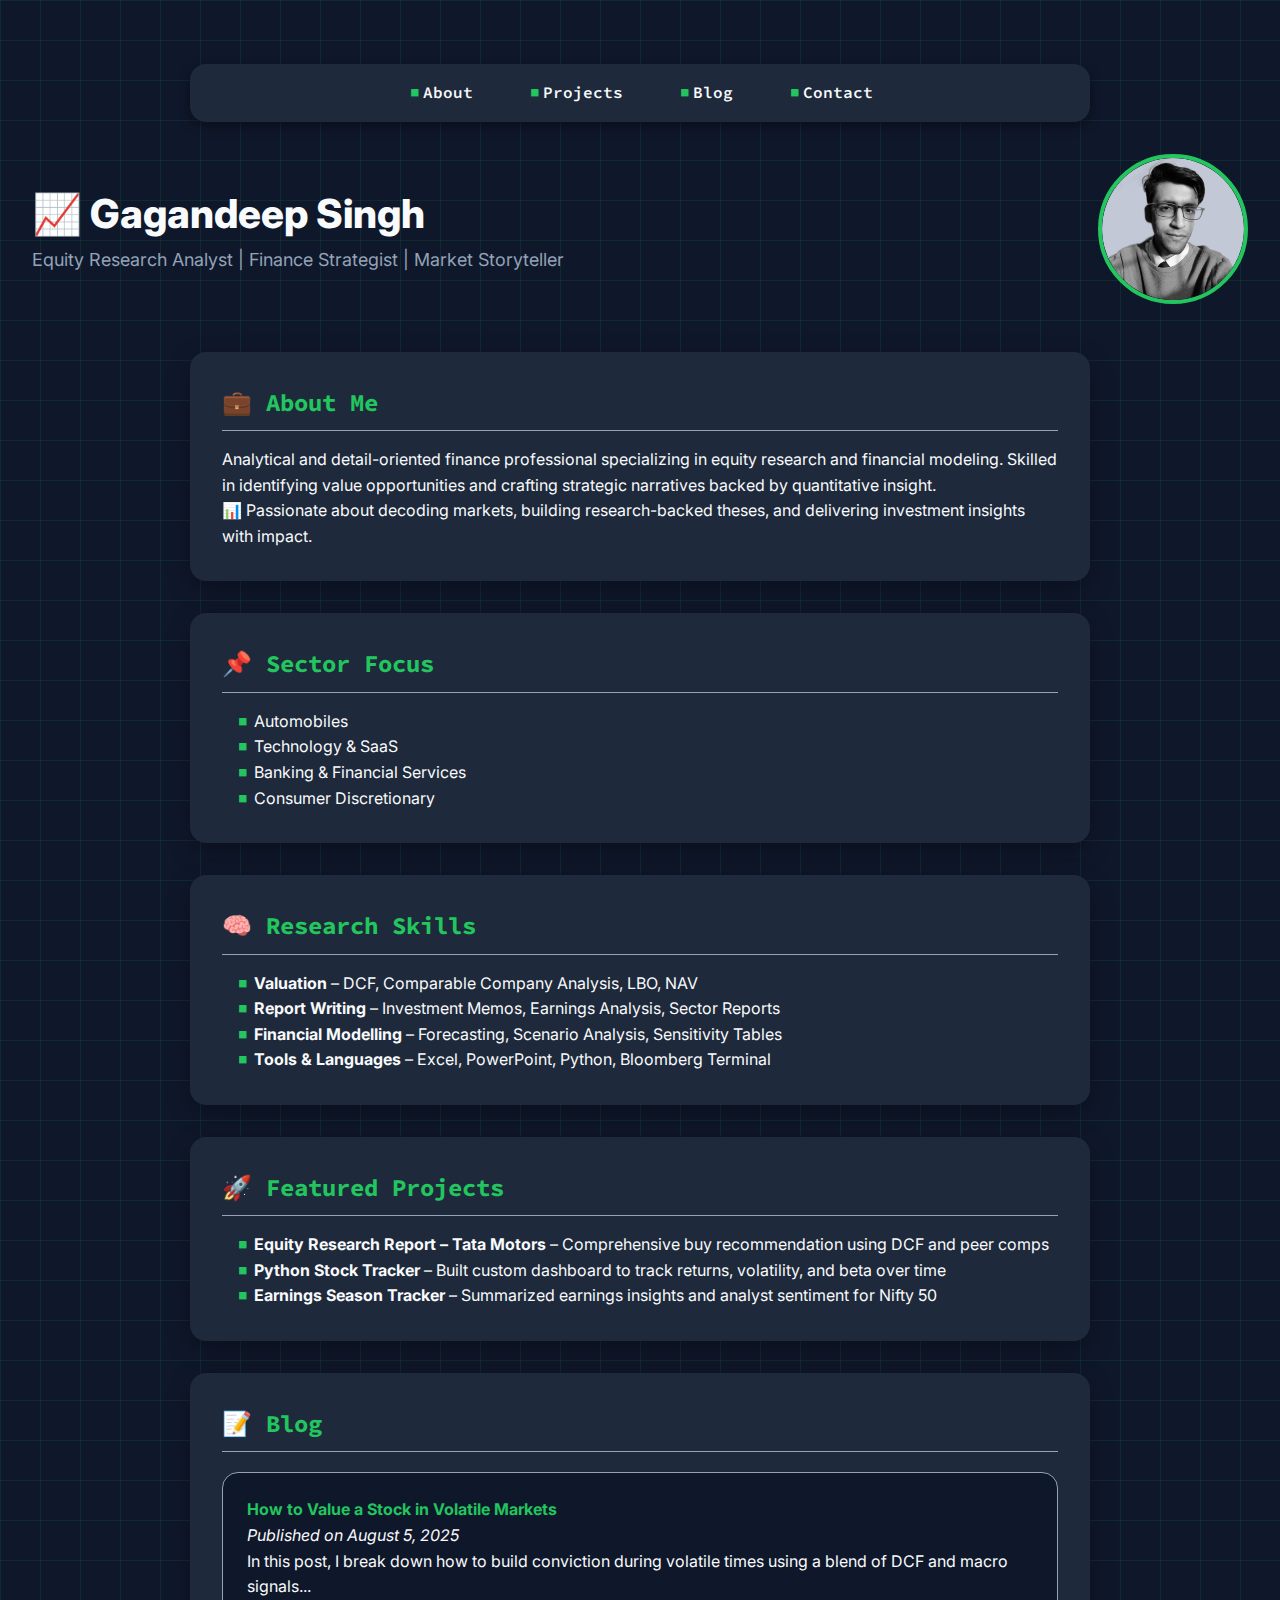
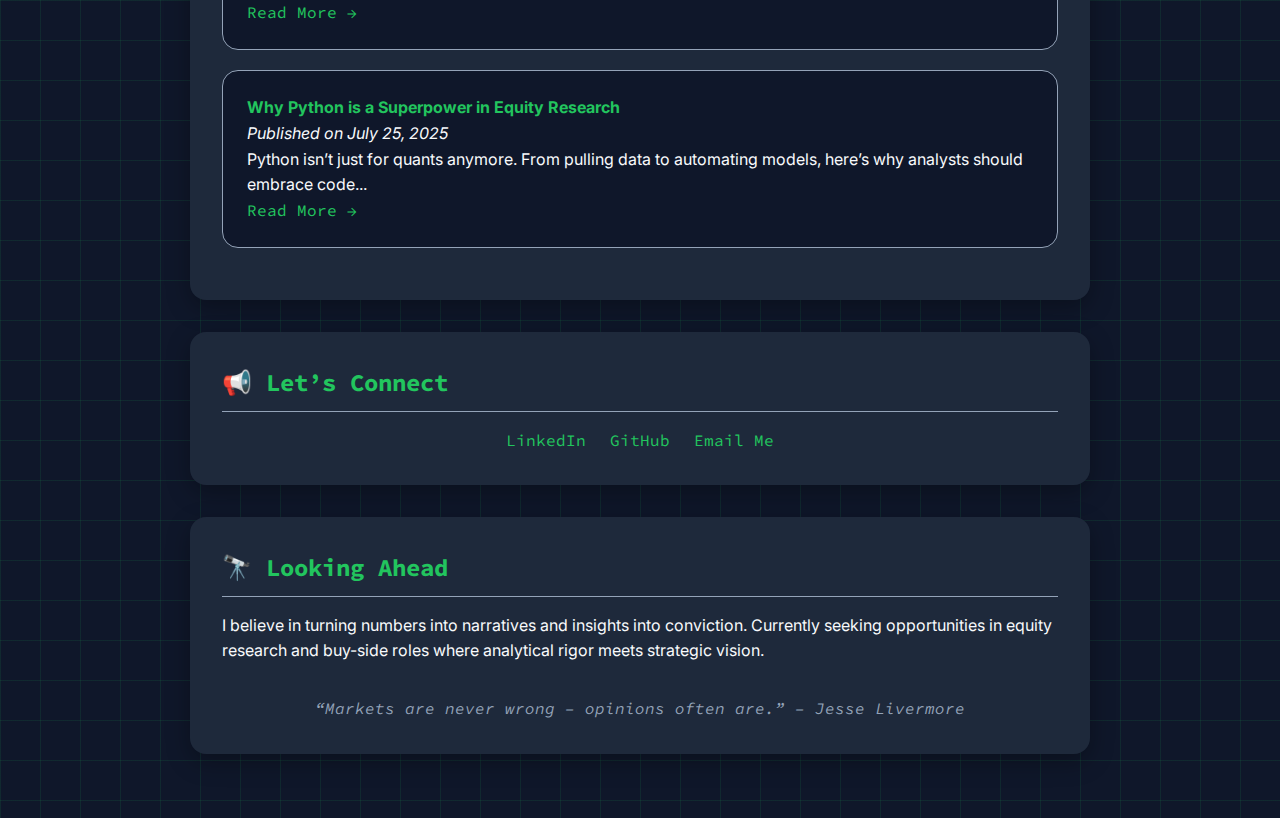
<file: index.html>
<!DOCTYPE html>
<html lang="en">

<head>
  <meta charset="UTF-8" />
  <meta name="viewport" content="width=device-width, initial-scale=1.0" />
  <title>Gagandeep Singh | Equity Research Portfolio</title>
  <link
    href="https://fonts.googleapis.com/css2?family=Inter:wght@400;600;800&family=Source+Code+Pro:wght@400;600&display=swap"
    rel="stylesheet" />
  <meta name="description"
    content="Gagandeep's Equity Research Analyst Portfolio – Showcasing stock valuation models, industry reports, and quant-driven insights.">
  <meta name="keywords"
    content="Equity Research Analyst, Finance Portfolio, Stock Analysis, Financial Modelling, Quantitative Finance, Valuation">
  <meta name="author" content="Gagandeep Singh">
  <meta property="og:title" content="Gagandeep Singh | Equity Research Analyst">
  <meta property="og:description" content="Explore Gagandeep's quant-inspired finance portfolio and research projects.">
  <meta property="og:image" content="favicon.png">
  <!-- Fill this after purchasing domain -->
  <meta property="og:url" content="https://gagan-singh16.github.io/Personal_Website/">
  <link rel="icon" type="image/png" href="favicon.png">
  <link rel="stylesheet" href="./style.css">

</head>

<body>
  <nav class="navbar">

    <ul id="nav-links">
      <li><a href="#about">About</a></li>
      <li><a href="#projects">Projects</a></li>
      <li><a href="#blog">Blog</a></li>
      <li><a href="#connect">Contact</a></li>
    </ul>
  </nav>

  <header class="profile-header">
    <div>
      <h1>📈 Gagandeep Singh</h1>
      <h2>Equity Research Analyst | Finance Strategist | Market Storyteller</h2>
    </div>
    <img src="favicon.png" alt="Gagandeep Singh">
  </header>

  <section id="about">
    <h3>💼 About Me</h3>
    <p>Analytical and detail-oriented finance professional specializing in equity research and financial modeling.
      Skilled in identifying value opportunities and crafting strategic narratives backed by quantitative insight.</p>
    <p>📊 Passionate about decoding markets, building research-backed theses, and delivering investment insights with
      impact.</p>
  </section>

  <section>
    <h3>📌 Sector Focus</h3>
    <ul>
      <li>Automobiles</li>
      <li>Technology & SaaS</li>
      <li>Banking & Financial Services</li>
      <li>Consumer Discretionary</li>
    </ul>
  </section>

  <section>
    <h3>🧠 Research Skills</h3>
    <ul>
      <li><strong>Valuation</strong> – DCF, Comparable Company Analysis, LBO, NAV</li>
      <li><strong>Report Writing</strong> – Investment Memos, Earnings Analysis, Sector Reports</li>
      <li><strong>Financial Modelling</strong> – Forecasting, Scenario Analysis, Sensitivity Tables</li>
      <li><strong>Tools & Languages</strong> – Excel, PowerPoint, Python, Bloomberg Terminal</li>
    </ul>
  </section>

  <section id="projects">
    <h3>🚀 Featured Projects</h3>
    <ul>
      <li><strong>Equity Research Report – Tata Motors</strong> – Comprehensive buy recommendation using DCF and peer
        comps</li>
      <li><strong>Python Stock Tracker</strong> – Built custom dashboard to track returns, volatility, and beta over
        time</li>
      <li><strong>Earnings Season Tracker</strong> – Summarized earnings insights and analyst sentiment for Nifty 50
      </li>
    </ul>
  </section>

  <section id="blog">
    <h3>📝 Blog</h3>
    <article class="blog-post">
      <h4>How to Value a Stock in Volatile Markets</h4>
      <p><em>Published on August 5, 2025</em></p>
      <p>In this post, I break down how to build conviction during volatile times using a blend of DCF and macro
        signals...</p>
      <a href="./blogs/how-to-Value-a-stock-in-volatile-markets.html" target="_blank">Read More →</a>
    </article>

    <article class="blog-post">
      <h4>Why Python is a Superpower in Equity Research</h4>
      <p><em>Published on July 25, 2025</em></p>
      <p>Python isn’t just for quants anymore. From pulling data to automating models, here’s why analysts should
        embrace code...</p>
      <a href="./blogs/python-in-research.html" target="_blank">Read More →</a>
    </article>
  </section>

  <section id="connect">
    <h3>📢 Let’s Connect</h3>
    <div class="contact-links">
      <a href="https://www.linkedin.com/in/gagandeep-singh-y0l0/" target="_blank" rel="noopener noreferrer">LinkedIn</a>
      <a href="https://github.com/Gagan-singh16" target="_blank" rel="noopener noreferrer">GitHub</a>
      <a href="mailto:s.gagandeep27@outlook.com" target="_blank" rel="noopener noreferrer">Email Me</a>
    </div>
  </section>

  <section>
    <h3>🔭 Looking Ahead</h3>
    <p>I believe in turning numbers into narratives and insights into conviction. Currently seeking opportunities in
      equity research and buy-side roles where analytical rigor meets strategic vision.</p>
    <blockquote>“Markets are never wrong – opinions often are.” – Jesse Livermore</blockquote>
  </section>

</body>

</html>
</file>
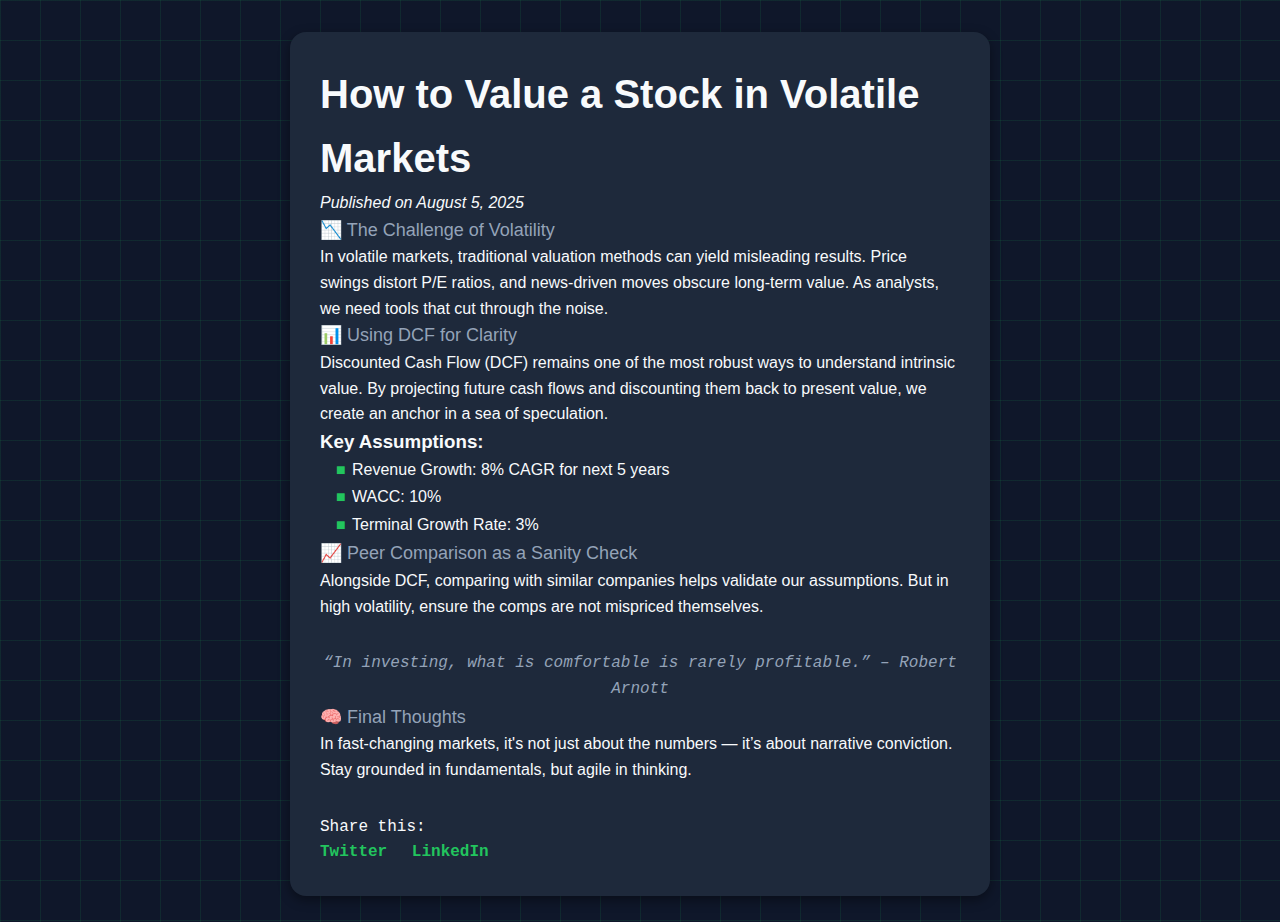
<file: blogs/how-to-Value-a-stock-in-volatile-markets.html>
<!DOCTYPE html>
<html lang="en">
<head>
  <meta charset="UTF-8">
  <title>How to Value a Stock in Volatile Markets</title>
  <link rel="icon" type="image/png" href="../favicon.png">
  <link rel="stylesheet" href="../style.css">
</head>
<body>
  <article class="blog-post-full">
    <h1>How to Value a Stock in Volatile Markets</h1>
    <p><em>Published on August 5, 2025</em></p>
    <!-- 🔽 Blog content goes here -->
    <h2>📉 The Challenge of Volatility</h2>
    <p>In volatile markets, traditional valuation methods can yield misleading results. Price swings distort P/E ratios, and news-driven moves obscure long-term value. As analysts, we need tools that cut through the noise.
    </p>

    <h2>📊 Using DCF for Clarity</h2>
    <p>Discounted Cash Flow (DCF) remains one of the most robust ways to understand intrinsic value. By projecting future cash flows and discounting them back to present value, we create an anchor in a sea of speculation.
    </p>

    <h3>Key Assumptions:</h3>
    <ul>
      <li>Revenue Growth: 8% CAGR for next 5 years</li>
      <li>WACC: 10%</li>
      <li>Terminal Growth Rate: 3%</li>
    </ul>

    <h2>📈 Peer Comparison as a Sanity Check</h2>
    <p>Alongside DCF, comparing with similar companies helps validate our assumptions. But in high volatility, ensure the comps are not mispriced themselves.
    </p>

    <blockquote>“In investing, what is comfortable is rarely profitable.” – Robert Arnott</blockquote>

    <h2>🧠 Final Thoughts</h2>
    <p>In fast-changing markets, it's not just about the numbers — it’s about narrative conviction. Stay grounded in fundamentals, but agile in thinking.
    </p>

    <!-- 🔽 Share Buttons -->
    <div class="share-buttons">
      <p>Share this:</p>
      <a href="https://twitter.com/intent/tweet?text=Check out this blog by Gagandeep Singh&url=https://yourdomain.com/blogs/how-to-value-stock.html" target="_blank">Twitter</a>
      <a href="https://www.linkedin.com/sharing/share-offsite/?url=https://yourdomain.com/blogs/how-to-value-stock.html" target="_blank">LinkedIn</a>
    </div>

    <!-- 🔽 Optional: Disqus comment section -->
    <!-- Need more work on this and might have to make our own database to store the comments -->
    <div id="disqus_thread"></div>
    <script>
      var disqus_config = function () {
        this.page.url = window.location.href;
        this.page.identifier = document.title;
      };
      (function() {
        var d = document, s = d.createElement('script');
        s.src = 'https://YOUR-DISQUS-SHORTNAME.disqus.com/embed.js';
        s.setAttribute('data-timestamp', +new Date());
        (d.head || d.body).appendChild(s);
      })();
    </script>
    <noscript>Please enable JavaScript to view comments.</noscript>

  </article>
</body>
</html>
</file>
<file: style.css>
:root {
  --primary: #0f172a;
  --secondary: #1e293b;
  --accent: #22c55e;
  --light: #f8fafc;
  --gray: #94a3b8;
  --grid-color: rgba(34, 197, 94, 0.1);
}

* {
  margin: 0;
  padding: 0;
  box-sizing: border-box;
}

body {
  font-family: 'Inter', sans-serif;
  background-color: var(--primary);
  background-image:
    linear-gradient(var(--grid-color) 1px, transparent 1px),
    linear-gradient(90deg, var(--grid-color) 1px, transparent 1px);
  background-size: 40px 40px;
  color: var(--light);
  line-height: 1.6;
  padding: 2rem;
}

.profile-header {
  display: grid;
  grid-template-columns: 1fr 150px;
  align-items: center;
  gap: 2rem;
  margin-bottom: 3rem;
}

.profile-header img {
  width: 150px;
  height: 150px;
  border-radius: 50%;
  object-fit: cover;
  border: 4px solid var(--accent);
}

h1 {
  font-size: 2.5rem;
  font-weight: 800;
}

h2 {
  font-size: 1.125rem;
  font-weight: 400;
  color: var(--gray);
}

section {
  max-width: 900px;
  margin: 2rem auto;
  padding: 2rem;
  background: var(--secondary);
  border-radius: 1rem;
  box-shadow: 0 8px 24px rgba(0, 0, 0, 0.3);
}

section h3 {
  color: var(--accent);
  margin-bottom: 1rem;
  font-size: 1.5rem;
  border-bottom: 1px solid var(--gray);
  padding-bottom: 0.5rem;
  font-family: 'Source Code Pro', monospace;
}

ul {
  list-style: none;
  padding-left: 1rem;
}

ul li::before {
  content: "■";
  color: var(--accent);
  font-weight: bold;
  display: inline-block;
  width: 1em;
  font-family: 'Source Code Pro', monospace;
}

.contact-links {
  display: flex;
  gap: 1.5rem;
  justify-content: center;
  flex-wrap: wrap;
  margin-top: 1rem;
}

a {
  color: var(--accent);
  text-decoration: none;
  transition: color 0.3s ease;
  font-family: 'Source Code Pro', monospace;
}

a:hover {
  color: #4ade80;
}

blockquote {
  margin-top: 2rem;
  font-style: italic;
  color: var(--gray);
  text-align: center;
  font-family: 'Source Code Pro', monospace;
}

.navbar {
  background-color: var(--secondary);
  max-width: 900px;

  margin: 2rem auto;
  padding: 1rem;
  text-align: center;
  border-radius: 1rem;
  box-shadow: 0 4px 12px rgba(0, 0, 0, 0.4);
  margin-bottom: 2rem;
}

.navbar ul {
  display: flex;
  flex-wrap: wrap;
  justify-content: center;
  gap: 1.5rem;
  list-style: none;
  padding: 0;
  margin: 0;
}

.navbar li {
  display: inline;
  margin: 0 15px;
}

.navbar a {
  font-weight: 600;
  color: var(--light);
  font-family: 'Source Code Pro', monospace;
  transition: color 0.3s ease;
}

.navbar a:hover {
  color: #4ade80;
}

.blog-post {
  background: var(--primary);
  border: 1px solid var(--gray);
  margin: 20px 0;
  padding: 1.5rem;
  border-radius: 1rem;
  transition: background 0.3s;
}

.blog-post:hover {
  background: var(--secondary);
}

.blog-post h4 {
  margin-top: 0;
  color: var(--accent);
}

.blog-post-full {
  max-width: 700px;
  margin: auto;
  padding: 30px;
  background: var(--secondary);
  border-radius: 1rem;
  box-shadow: 0 4px 12px rgba(0, 0, 0, 0.4);
}

.share-buttons {
  margin-top: 2rem;
  font-family: 'Source Code Pro', monospace;
}

.share-buttons a {
  color: var(--accent);
  margin-right: 15px;
  font-weight: bold;
}

.share-buttons a:hover {
  color: #4ade80;
}

/* Mobile responsiveness */
@media (max-width: 600px) {
  .profile-header {
    grid-template-columns: 1fr;
    text-align: center;
  }

  .profile-header img {
    margin: 0 auto;
  }

  h1 {
    font-size: 2rem;
  }

  .navbar {
    padding: 0.5rem;
    margin: 1rem auto;
    border-radius: 2rem;
  }

  .navbar ul {
    display: flex;
    flex-wrap: wrap;
    justify-content: center;
    gap: 1rem;
    padding: 0.5rem 1rem;
  }

  .navbar ul.active {
    display: flex;
  }

  .navbar li {
    margin: 0;
  }

  .navbar a {
    line-height: 1.2;
    font-size: 0.95rem;
    padding: 0.25rem 0.5rem;
    border-radius: 0.5rem;
    background-color: transparent;
    color: var(--light);
    text-decoration: none;
  }

  .navbar a:hover {
    color: #4ade80;
  }

}
</file>
